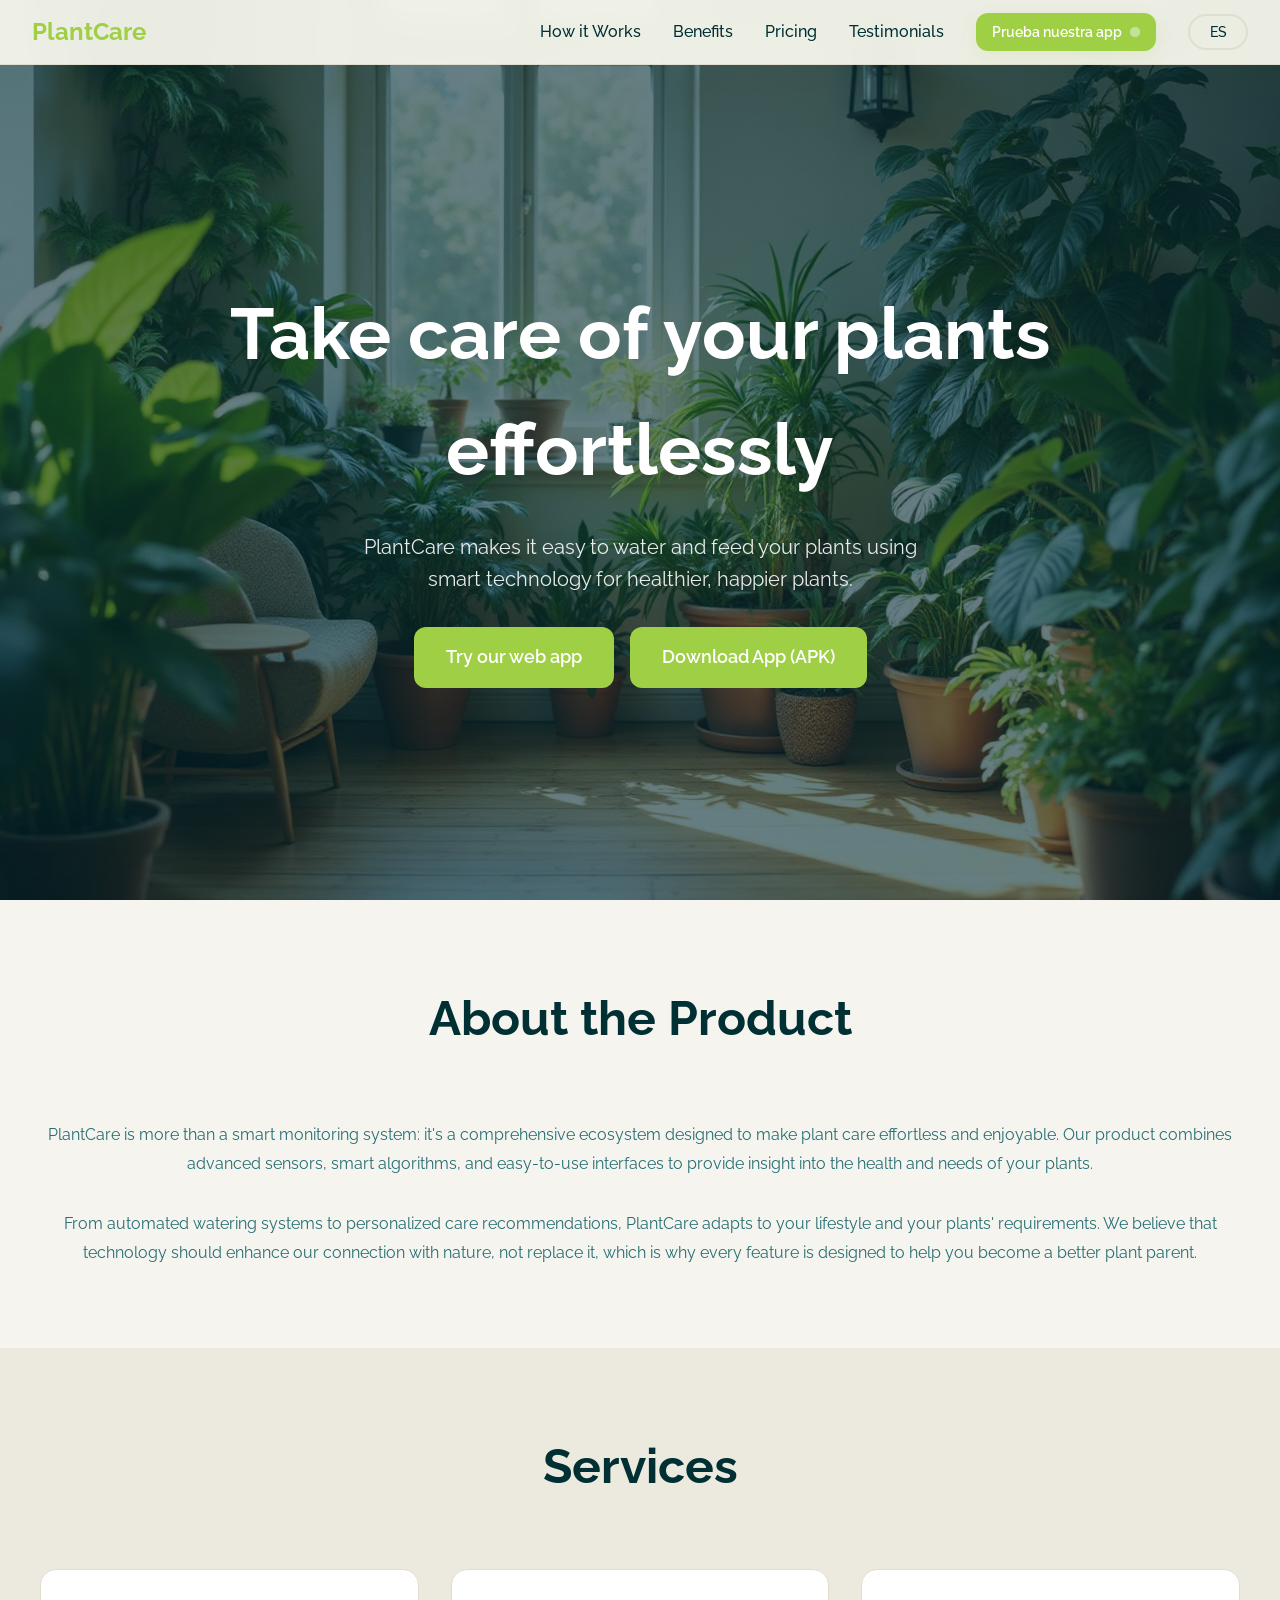
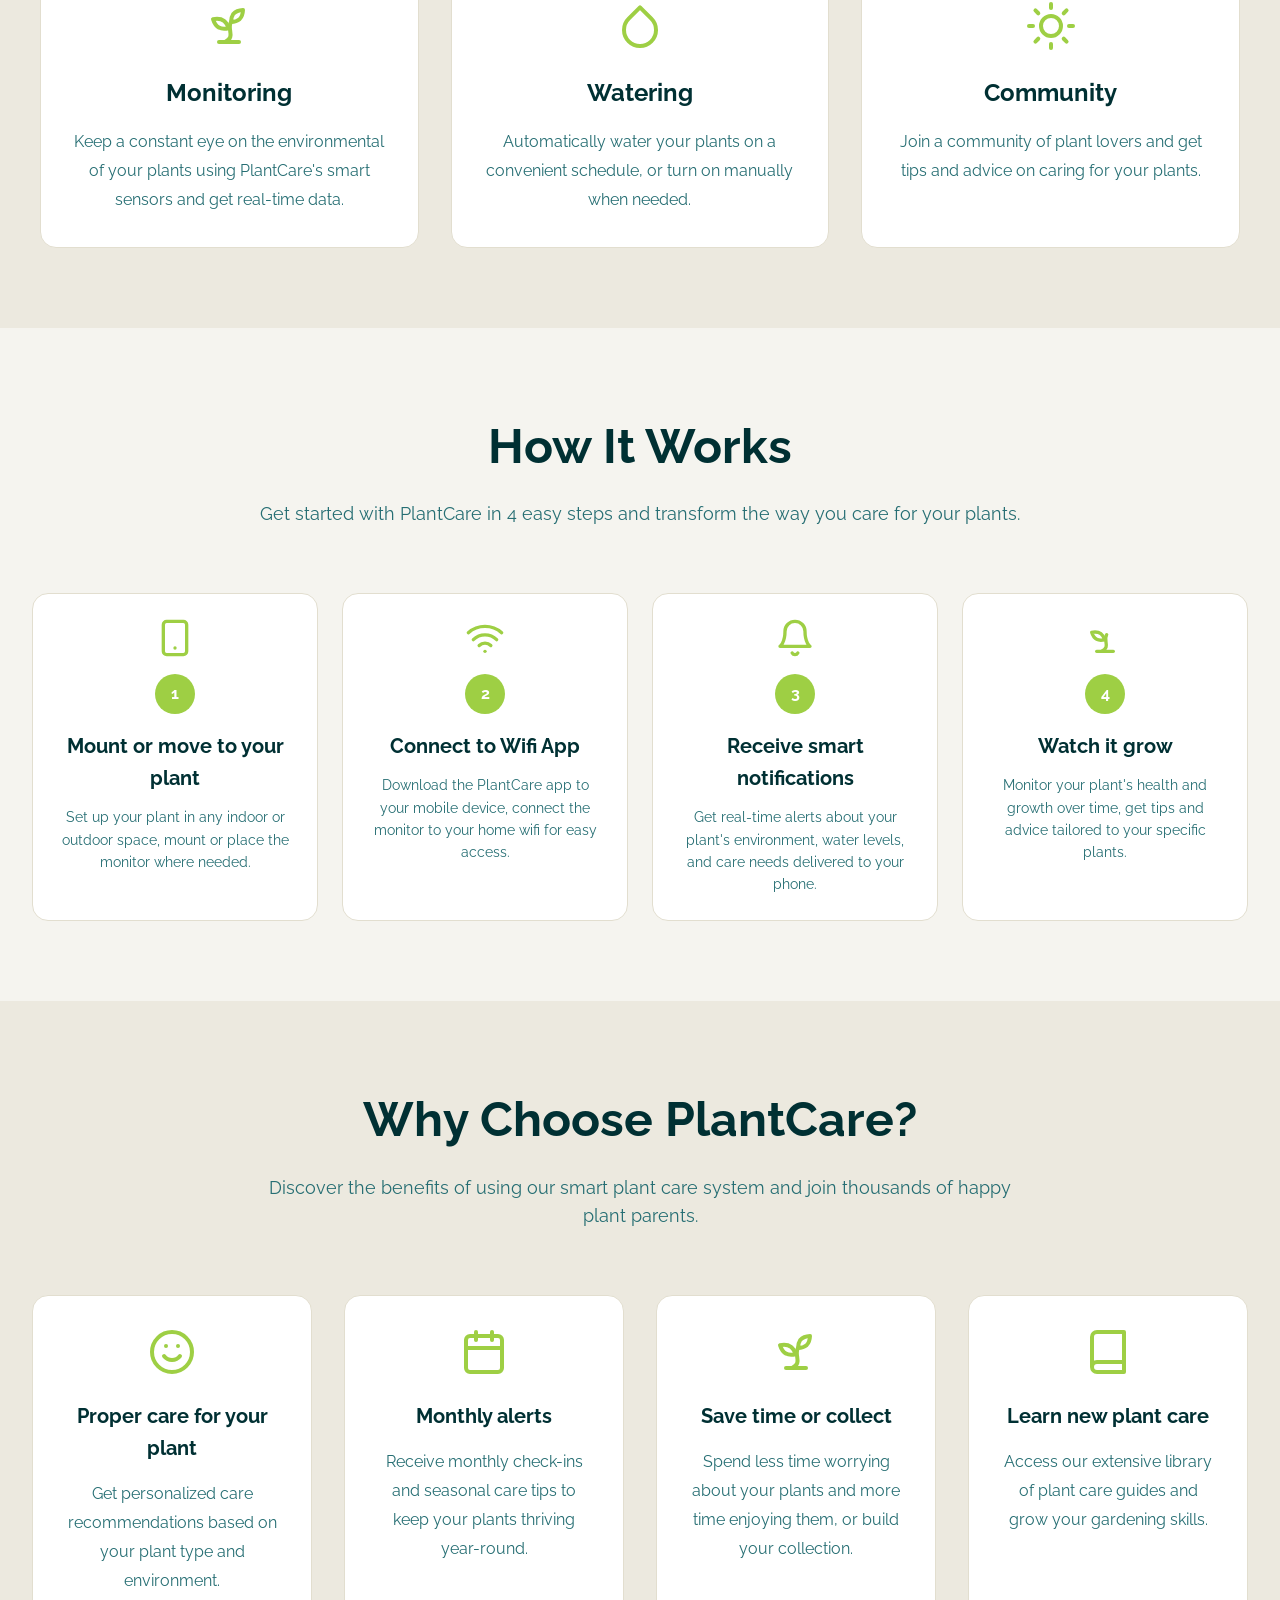
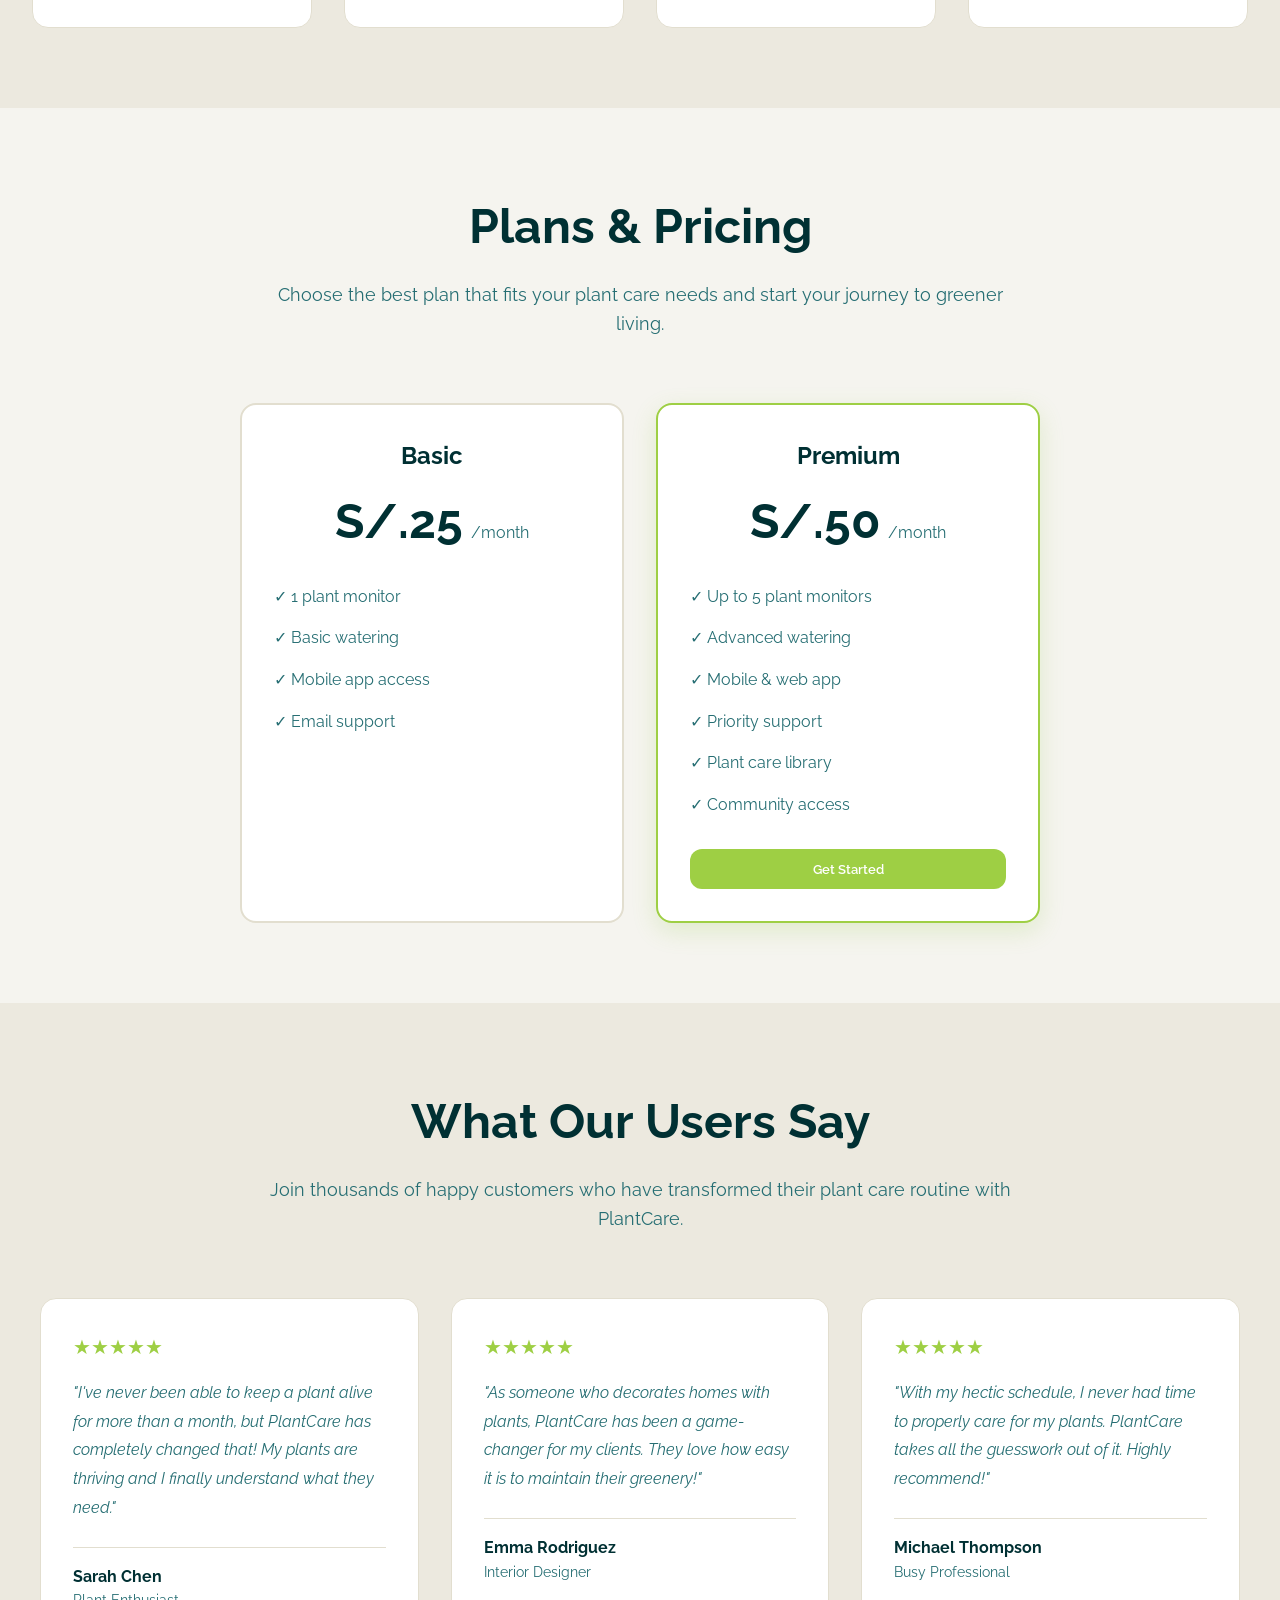
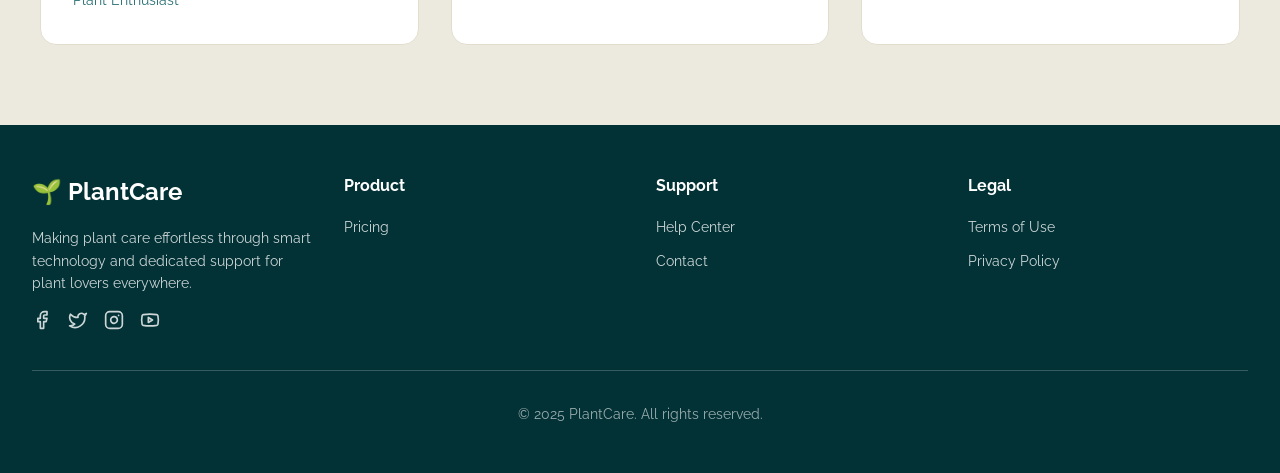
<file: index.html>
<!doctype html>
<html lang="en">
  <head>
    <meta charset="UTF-8" />
    <meta name="viewport" content="width=device-width, initial-scale=1.0" />
    <title>PlantCare - Take Care of Your Plants Effortlessly</title>
    <meta name="description" content="PlantCare makes it easy to water and feed your plants using smart technology for healthier, happier plants." />
    <meta name="author" content="PlantCare" />

    <meta property="og:title" content="PlantCare - Smart Plant Care Solution" />
    <meta property="og:description" content="Take care of your plants effortlessly with PlantCare's smart monitoring system" />
    <meta property="og:type" content="website" />
    <meta property="og:image" content="https://lovable.dev/opengraph-image-p98pqg.png" />

    <meta name="twitter:card" content="summary_large_image" />
    <meta name="twitter:site" content="@plantcare" />
    <meta name="twitter:image" content="https://lovable.dev/opengraph-image-p98pqg.png" />
    
    <link rel="preconnect" href="https://fonts.googleapis.com">
    <link rel="preconnect" href="https://fonts.gstatic.com" crossorigin>
    <link href="https://fonts.googleapis.com/css2?family=Raleway:wght@400;600;700&display=swap" rel="stylesheet">
    <link rel="stylesheet" href="assets/styles.css">
  </head>

  <body>
    <nav class="nav">
      <div class="container nav-container">
        <div class="nav-brand">
          <span class="logo">PlantCare</span>
        </div>

        <div class="nav-links" id="navLinks">
          <a href="#how-it-works" class="nav-link">How it Works</a>
          <a href="#benefits" class="nav-link">Benefits</a>
          <a href="#pricing" class="nav-link">Pricing</a>
          <a href="#testimonials" class="nav-link">Testimonials</a>
          <a
            href="https://plant-care-web.vercel.app"
            target="_blank"
            rel="noopener"
            class="btn btn-primary btn-sm nav-cta"
          >
            <span class="cta-label">Prueba nuestra app</span>
            <span class="cta-badge" aria-hidden="true"></span>
          </a>
          <button class="language-toggle" id="languageToggle" aria-label="Toggle language">
            <span class="language-text">ES</span>
          </button>
        </div>

        <button class="mobile-menu-btn" id="mobileMenuBtn" aria-label="Toggle menu">
          <span class="hamburger"></span>
        </button>
      </div>

      <div class="mobile-nav" id="mobileNav">
        <a href="#how-it-works" class="mobile-nav-link">How it Works</a>
        <a href="#benefits" class="mobile-nav-link">Benefits</a>
        <a href="#pricing" class="mobile-nav-link">Pricing</a>
        <a href="#testimonials" class="mobile-nav-link">Testimonials</a>
        <a
          href="https://plant-care-web.vercel.app"
          target="_blank"
          rel="noopener"
          class="btn btn-primary nav-cta mobile-cta"
        >
          <span class="cta-label">Prueba nuestra app</span>
          <span class="cta-badge" aria-hidden="true"></span>
        </a>
        <button class="language-toggle mobile-language-toggle" aria-label="Toggle language">
          <span class="language-text">ES</span>
        </button>
      </div>
    </nav>

    <section class="hero">
      <div class="hero-overlay"></div>
      <div class="container hero-content">
        <h1 class="hero-title fade-in">
          Take care of your plants<br />effortlessly
        </h1>
        <p class="hero-text fade-in">
          PlantCare makes it easy to water and feed your plants using<br class="desktop-break" />
          smart technology for healthier, happier plants.
        </p>
        <div class="hero-buttons fade-in">
          <a href="https://plant-care-web.vercel.app" target="_blank" rel="noopener" class="btn btn-primary btn-lg hero-cta">
            <span class="cta-label">Try our web app</span>
          </a>
          <a href="https://github.com/ASI0572-2520-3443-Grupo-2-IoTeam/FrontendMobile/releases/download/v.1.2/app-release.apk" target="_blank" rel="noopener" class="btn btn-primary btn-lg download-btn" download>
            <span class="cta-label">Download App (APK)</span>
          </a>
        </div>
      </div>
    </section>

    <section id="about" class="section about">
      <div class="container">
        <div class="section-header">
          <h2 class="section-title">About the Product</h2>
        </div>

        <!-- About the Product Section -->
        <div class="about-section">
          <div class="about-content">
            <p class="about-text">
              PlantCare is more than a smart monitoring system: it's a comprehensive ecosystem designed to make plant care effortless and enjoyable. Our product combines advanced sensors, smart algorithms, and easy-to-use interfaces to provide insight into the health and needs of your plants.
            </p>
            <p class="about-text">
              From automated watering systems to personalized care recommendations, PlantCare adapts to your lifestyle and your plants' requirements. We believe that technology should enhance our connection with nature, not replace it, which is why every feature is designed to help you become a better plant parent.
            </p>
          </div>
        </div>
      </div>
    </section>

    <section class="section services">
      <div class="container">
        <div class="section-header">
          <h2 class="section-title">Services</h2>
        </div>

        <div class="services-grid">
          <div class="service-card">
            <div class="service-icon">
              <svg xmlns="http://www.w3.org/2000/svg" width="48" height="48" viewBox="0 0 24 24" fill="none" stroke="currentColor" stroke-width="2" stroke-linecap="round" stroke-linejoin="round"><path d="M7 20h10"/><path d="M10 20c5.5-2.5.8-6.4 3-10"/><path d="M9.5 9.4c1.1.8 1.8 2.2 2.3 3.7-2 .4-3.5.4-4.8-.3-1.2-.6-2.3-1.9-3-4.2 2.8-.5 4.4 0 5.5.8z"/><path d="M14.1 6a7 7 0 0 0-1.1 4c1.9-.1 3.3-.6 4.3-1.4 1-1 1.6-2.3 1.7-4.6-2.7.1-4 1-4.9 2z"/></svg>
            </div>
            <h3 class="service-title">Monitoring</h3>
            <p class="service-text">
              Keep a constant eye on the environmental of your plants using PlantCare's smart sensors and get real-time data.
            </p>
          </div>

          <div class="service-card">
            <div class="service-icon">
              <svg xmlns="http://www.w3.org/2000/svg" width="48" height="48" viewBox="0 0 24 24" fill="none" stroke="currentColor" stroke-width="2" stroke-linecap="round" stroke-linejoin="round"><path d="M12 2.69l5.66 5.66a8 8 0 1 1-11.31 0z"/></svg>
            </div>
            <h3 class="service-title">Watering</h3>
            <p class="service-text">
              Automatically water your plants on a convenient schedule, or turn on manually when needed.
            </p>
          </div>

          <div class="service-card">
            <div class="service-icon">
              <svg xmlns="http://www.w3.org/2000/svg" width="48" height="48" viewBox="0 0 24 24" fill="none" stroke="currentColor" stroke-width="2" stroke-linecap="round" stroke-linejoin="round"><circle cx="12" cy="12" r="5"/><line x1="12" x2="12" y1="1" y2="3"/><line x1="12" x2="12" y1="21" y2="23"/><line x1="4.22" x2="5.64" y1="4.22" y2="5.64"/><line x1="18.36" x2="19.78" y1="18.36" y2="19.78"/><line x1="1" x2="3" y1="12" y2="12"/><line x1="21" x2="23" y1="12" y2="12"/><line x1="4.22" x2="5.64" y1="19.78" y2="18.36"/><line x1="18.36" x2="19.78" y1="5.64" y2="4.22"/></svg>
            </div>
            <h3 class="service-title">Community</h3>
            <p class="service-text">
              Join a community of plant lovers and get tips and advice on caring for your plants.
            </p>
          </div>
        </div>
      </div>
    </section>

    <section id="how-it-works" class="section how-it-works">
      <div class="container">
        <div class="section-header">
          <h2 class="section-title">How It Works</h2>
          <p class="section-subtitle">
            Get started with PlantCare in 4 easy steps and transform the way you care for your plants.
          </p>
        </div>

        <div class="steps-grid">
          <div class="step-card">
            <div class="step-icon">
              <svg xmlns="http://www.w3.org/2000/svg" width="40" height="40" viewBox="0 0 24 24" fill="none" stroke="currentColor" stroke-width="2" stroke-linecap="round" stroke-linejoin="round"><rect width="14" height="20" x="5" y="2" rx="2" ry="2"/><path d="M12 18h.01"/></svg>
            </div>
            <div class="step-number">1</div>
            <h3 class="step-title">Mount or move to your plant</h3>
            <p class="step-text">
              Set up your plant in any indoor or outdoor space, mount or place the monitor where needed.
            </p>
          </div>

          <div class="step-card">
            <div class="step-icon">
              <svg xmlns="http://www.w3.org/2000/svg" width="40" height="40" viewBox="0 0 24 24" fill="none" stroke="currentColor" stroke-width="2" stroke-linecap="round" stroke-linejoin="round"><path d="M5 13a10 10 0 0 1 14 0"/><path d="M8.5 16.5a5 5 0 0 1 7 0"/><path d="M2 8.82a15 15 0 0 1 20 0"/><line x1="12" x2="12.01" y1="20" y2="20"/></svg>
            </div>
            <div class="step-number">2</div>
            <h3 class="step-title">Connect to Wifi App</h3>
            <p class="step-text">
              Download the PlantCare app to your mobile device, connect the monitor to your home wifi for easy access.
            </p>
          </div>

          <div class="step-card">
            <div class="step-icon">
              <svg xmlns="http://www.w3.org/2000/svg" width="40" height="40" viewBox="0 0 24 24" fill="none" stroke="currentColor" stroke-width="2" stroke-linecap="round" stroke-linejoin="round"><path d="M6 8a6 6 0 0 1 12 0c0 7 3 9 3 9H3s3-2 3-9"/><path d="M10.3 21a1.94 1.94 0 0 0 3.4 0"/></svg>
            </div>
            <div class="step-number">3</div>
            <h3 class="step-title">Receive smart notifications</h3>
            <p class="step-text">
              Get real-time alerts about your plant's environment, water levels, and care needs delivered to your phone.
            </p>
          </div>

          <div class="step-card">
            <div class="step-icon">
              <svg xmlns="http://www.w3.org/2000/svg" width="40" height="40" viewBox="0 0 24 24" fill="none" stroke="currentColor" stroke-width="2" stroke-linecap="round" stroke-linejoin="round"><path d="M7 20h10"/><path d="M10 20c5.5-2.5.8-6.4 3-10"/><path d="M9.5 9.4c1.1.8 1.8 2.2 2.3 3.7-2 .4-3.5.4-4.8-.3-1.2-.6-2.3-1.9-3-4.2 2.8-.5 4.4 0 5.5.8z"/></svg>
            </div>
            <div class="step-number">4</div>
            <h3 class="step-title">Watch it grow</h3>
            <p class="step-text">
              Monitor your plant's health and growth over time, get tips and advice tailored to your specific plants.
            </p>
          </div>
        </div>
      </div>
    </section>

    <section id="benefits" class="section benefits">
      <div class="container">
        <div class="section-header">
          <h2 class="section-title">Why Choose PlantCare?</h2>
          <p class="section-subtitle">
            Discover the benefits of using our smart plant care system and join thousands of happy plant parents.
          </p>
        </div>

        <div class="benefits-grid">
          <div class="benefit-card">
            <div class="benefit-icon">
              <svg xmlns="http://www.w3.org/2000/svg" width="48" height="48" viewBox="0 0 24 24" fill="none" stroke="currentColor" stroke-width="2" stroke-linecap="round" stroke-linejoin="round"><circle cx="12" cy="12" r="10"/><path d="M8 14s1.5 2 4 2 4-2 4-2"/><line x1="9" x2="9.01" y1="9" y2="9"/><line x1="15" x2="15.01" y1="9" y2="9"/></svg>
            </div>
            <h3 class="benefit-title">Proper care for your plant</h3>
            <p class="benefit-text">
              Get personalized care recommendations based on your plant type and environment.
            </p>
          </div>

          <div class="benefit-card">
            <div class="benefit-icon">
              <svg xmlns="http://www.w3.org/2000/svg" width="48" height="48" viewBox="0 0 24 24" fill="none" stroke="currentColor" stroke-width="2" stroke-linecap="round" stroke-linejoin="round"><rect width="18" height="18" x="3" y="4" rx="2" ry="2"/><line x1="16" x2="16" y1="2" y2="6"/><line x1="8" x2="8" y1="2" y2="6"/><line x1="3" x2="21" y1="10" y2="10"/></svg>
            </div>
            <h3 class="benefit-title">Monthly alerts</h3>
            <p class="benefit-text">
              Receive monthly check-ins and seasonal care tips to keep your plants thriving year-round.
            </p>
          </div>

          <div class="benefit-card">
            <div class="benefit-icon">
              <svg xmlns="http://www.w3.org/2000/svg" width="48" height="48" viewBox="0 0 24 24" fill="none" stroke="currentColor" stroke-width="2" stroke-linecap="round" stroke-linejoin="round"><path d="M7 20h10"/><path d="M10 20c5.5-2.5.8-6.4 3-10"/><path d="M9.5 9.4c1.1.8 1.8 2.2 2.3 3.7-2 .4-3.5.4-4.8-.3-1.2-.6-2.3-1.9-3-4.2 2.8-.5 4.4 0 5.5.8z"/><path d="M14.1 6a7 7 0 0 0-1.1 4c1.9-.1 3.3-.6 4.3-1.4 1-1 1.6-2.3 1.7-4.6-2.7.1-4 1-4.9 2z"/></svg>
            </div>
            <h3 class="benefit-title">Save time or collect</h3>
            <p class="benefit-text">
              Spend less time worrying about your plants and more time enjoying them, or build your collection.
            </p>
          </div>

          <div class="benefit-card">
            <div class="benefit-icon">
              <svg xmlns="http://www.w3.org/2000/svg" width="48" height="48" viewBox="0 0 24 24" fill="none" stroke="currentColor" stroke-width="2" stroke-linecap="round" stroke-linejoin="round"><path d="M4 19.5v-15A2.5 2.5 0 0 1 6.5 2H20v20H6.5a2.5 2.5 0 0 1 0-5H20"/></svg>
            </div>
            <h3 class="benefit-title">Learn new plant care</h3>
            <p class="benefit-text">
              Access our extensive library of plant care guides and grow your gardening skills.
            </p>
          </div>
        </div>
      </div>
    </section>

    <section id="pricing" class="section pricing">
      <div class="container">
        <div class="section-header">
          <h2 class="section-title">Plans & Pricing</h2>
          <p class="section-subtitle">
            Choose the best plan that fits your plant care needs and start your journey to greener living.
          </p>
        </div>

        <div class="pricing-grid">
          <div class="pricing-card">
            <div class="pricing-header">
              <h3 class="pricing-name">Basic</h3>
              <div class="pricing-price">
                <span class="price-amount">S/.25</span>
                <span class="price-period">/month</span>
              </div>
            </div>
            <ul class="pricing-features">
              <li>✓ 1 plant monitor</li>
              <li>✓ Basic watering</li>
              <li>✓ Mobile app access</li>
              <li>✓ Email support</li>
            </ul>
            <button class="btn btn-outline pricing-btn">Get Started</button>
          </div>

          <div class="pricing-card pricing-card-featured">
            <div class="pricing-header">
              <h3 class="pricing-name">Premium</h3>
              <div class="pricing-price">
                <span class="price-amount">S/.50</span>
                <span class="price-period">/month</span>
              </div>
            </div>
            <ul class="pricing-features">
              <li>✓ Up to 5 plant monitors</li>
              <li>✓ Advanced watering</li>
              <li>✓ Mobile & web app</li>
              <li>✓ Priority support</li>
              <li>✓ Plant care library</li>
              <li>✓ Community access</li>
            </ul>
            <button class="btn btn-primary pricing-btn">Get Started</button>
          </div>
        </div>
      </div>
    </section>

    <section id="testimonials" class="section testimonials">
      <div class="container">
        <div class="section-header">
          <h2 class="section-title">What Our Users Say</h2>
          <p class="section-subtitle">
            Join thousands of happy customers who have transformed their plant care routine with PlantCare.
          </p>
        </div>

        <div class="testimonials-grid">
          <div class="testimonial-card">
            <div class="testimonial-rating">
              ★★★★★
            </div>
            <p class="testimonial-text">
              "I've never been able to keep a plant alive for more than a month, but PlantCare has completely changed that! My plants are thriving and I finally understand what they need."
            </p>
            <div class="testimonial-author">
              <h4 class="author-name">Sarah Chen</h4>
              <p class="author-role">Plant Enthusiast</p>
            </div>
          </div>

          <div class="testimonial-card">
            <div class="testimonial-rating">
              ★★★★★
            </div>
            <p class="testimonial-text">
              "As someone who decorates homes with plants, PlantCare has been a game-changer for my clients. They love how easy it is to maintain their greenery!"
            </p>
            <div class="testimonial-author">
              <h4 class="author-name">Emma Rodriguez</h4>
              <p class="author-role">Interior Designer</p>
            </div>
          </div>

          <div class="testimonial-card">
            <div class="testimonial-rating">
              ★★★★★
            </div>
            <p class="testimonial-text">
              "With my hectic schedule, I never had time to properly care for my plants. PlantCare takes all the guesswork out of it. Highly recommend!"
            </p>
            <div class="testimonial-author">
              <h4 class="author-name">Michael Thompson</h4>
              <p class="author-role">Busy Professional</p>
            </div>
          </div>
        </div>
      </div>
    </section>
  


    <!-- Footer -->
    <footer class="footer">
      <div class="container">
        <div class="footer-grid">
          <div class="footer-brand">
            <h3 class="footer-logo">🌱 PlantCare</h3>
            <p class="footer-description">
              Making plant care effortless through smart technology and dedicated support for plant lovers everywhere.
            </p>
            <div class="footer-social">
              <a href="#" aria-label="Facebook">
                <svg xmlns="http://www.w3.org/2000/svg" width="20" height="20" viewBox="0 0 24 24" fill="none" stroke="currentColor" stroke-width="2" stroke-linecap="round" stroke-linejoin="round"><path d="M18 2h-3a5 5 0 0 0-5 5v3H7v4h3v8h4v-8h3l1-4h-4V7a1 1 0 0 1 1-1h3z"/></svg>
              </a>
              <a href="#" aria-label="Twitter">
                <svg xmlns="http://www.w3.org/2000/svg" width="20" height="20" viewBox="0 0 24 24" fill="none" stroke="currentColor" stroke-width="2" stroke-linecap="round" stroke-linejoin="round"><path d="M22 4s-.7 2.1-2 3.4c1.6 10-9.4 17.3-18 11.6 2.2.1 4.4-.6 6-2C3 15.5.5 9.6 3 5c2.2 2.6 5.6 4.1 9 4-.9-4.2 4-6.6 7-3.8 1.1 0 3-1.2 3-1.2z"/></svg>
              </a>
              <a href="#" aria-label="Instagram">
                <svg xmlns="http://www.w3.org/2000/svg" width="20" height="20" viewBox="0 0 24 24" fill="none" stroke="currentColor" stroke-width="2" stroke-linecap="round" stroke-linejoin="round"><rect width="20" height="20" x="2" y="2" rx="5" ry="5"/><path d="M16 11.37A4 4 0 1 1 12.63 8 4 4 0 0 1 16 11.37z"/><line x1="17.5" x2="17.51" y1="6.5" y2="6.5"/></svg>
              </a>
              <a href="#" aria-label="YouTube">
                <svg xmlns="http://www.w3.org/2000/svg" width="20" height="20" viewBox="0 0 24 24" fill="none" stroke="currentColor" stroke-width="2" stroke-linecap="round" stroke-linejoin="round"><path d="M2.5 17a24.12 24.12 0 0 1 0-10 2 2 0 0 1 1.4-1.4 49.56 49.56 0 0 1 16.2 0A2 2 0 0 1 21.5 7a24.12 24.12 0 0 1 0 10 2 2 0 0 1-1.4 1.4 49.55 49.55 0 0 1-16.2 0A2 2 0 0 1 2.5 17"/><polygon points="10 15 15 12 10 9 10 15"/></svg>
              </a>
            </div>
          </div>

          <div class="footer-links">
            <h4 class="footer-heading">Product</h4>
            <ul>  
              <li><a href="#pricing">Pricing</a></li>
            </ul>
          </div>

          <div class="footer-links">
            <h4 class="footer-heading">Support</h4>
            <ul>
              <li><a href="#">Help Center</a></li>
              <li><a href="#">Contact</a></li>
            </ul>
          </div>

          <div class="footer-links">
            <h4 class="footer-heading">Legal</h4>
            <ul>
              <li><a href="terms.html">Terms of Use</a></li>
              <li><a href="#">Privacy Policy</a></li>
            </ul>
          </div>
        </div>

        <div class="footer-bottom">
          <p>© 2025 PlantCare. All rights reserved.</p>
        </div>
      </div>
    </footer>

    <script src="/assets/script.js"></script>
  </body>
</html>
</file>
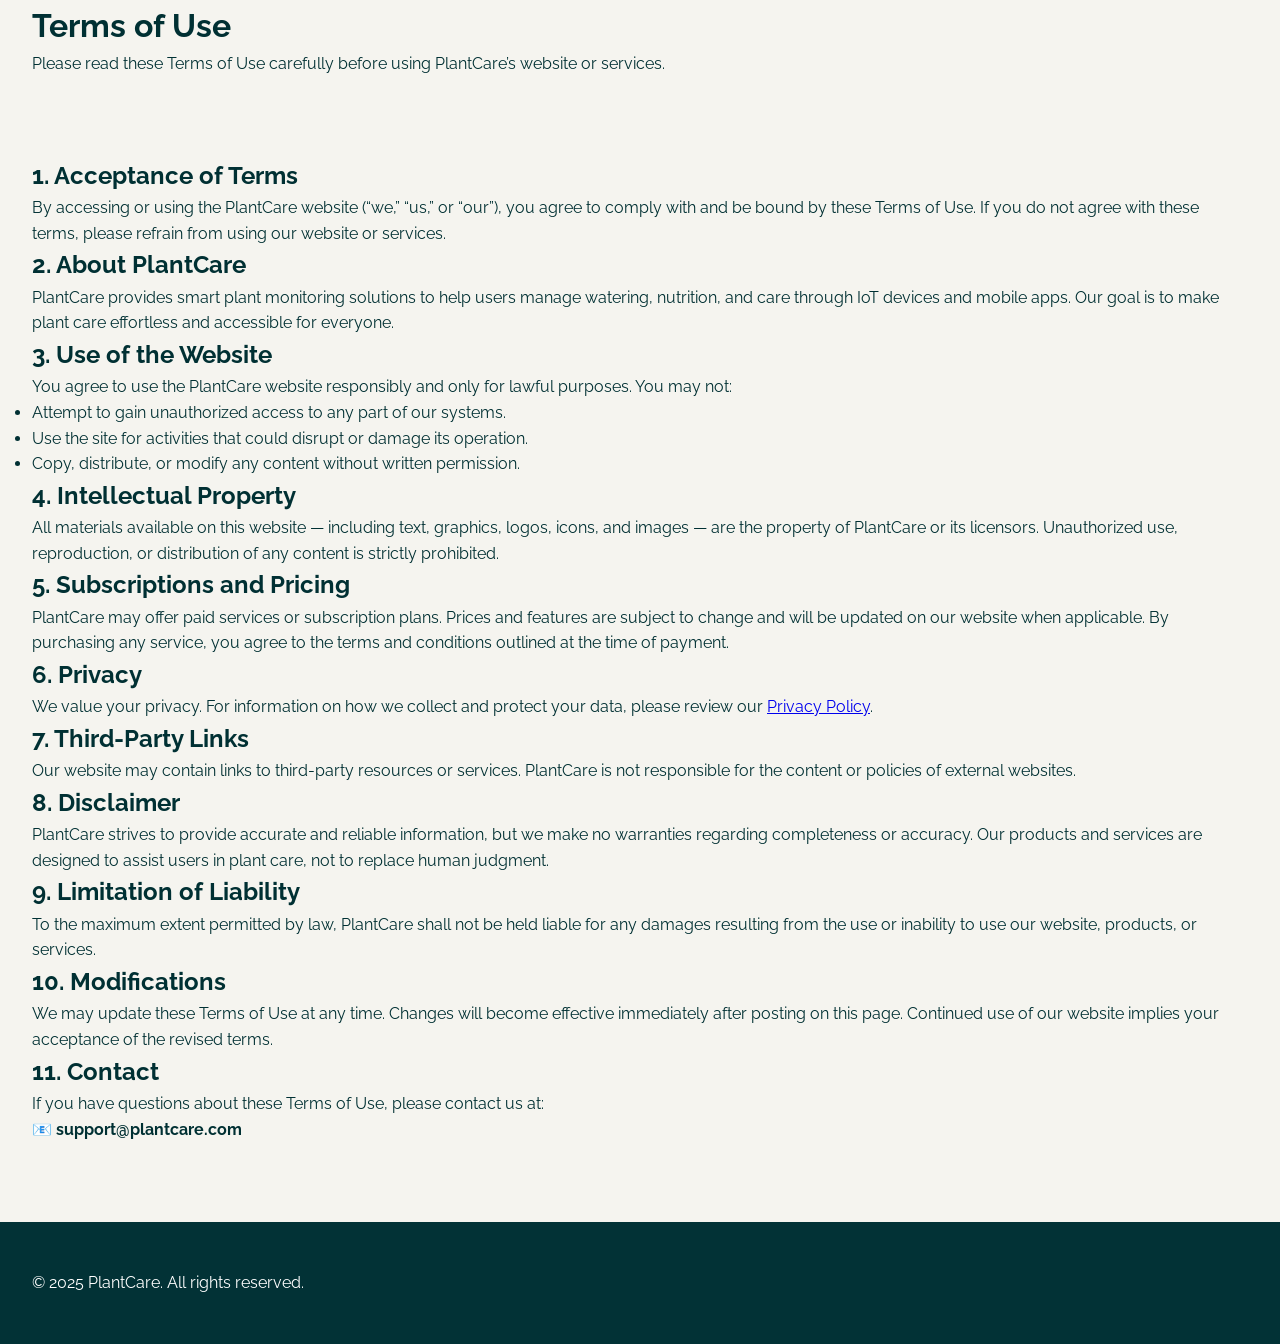
<file: terms.html>
<!DOCTYPE html>
<html lang="en">
  <head>
    <meta charset="UTF-8" />
    <meta name="viewport" content="width=device-width, initial-scale=1.0" />
    <title>Terms of Use | PlantCare</title>
    <meta name="description" content="Read the Terms of Use for PlantCare — our policies, rules, and guidelines for using our website and services." />
    <link rel="stylesheet" href="assets/styles.css" />
    <link rel="preconnect" href="https://fonts.googleapis.com">
    <link rel="preconnect" href="https://fonts.gstatic.com" crossorigin>
    <link href="https://fonts.googleapis.com/css2?family=Raleway:wght@400;600;700&display=swap" rel="stylesheet">
  </head>

  <body>
    <header class="legal-hero">
      <div class="container">
        <h1 class="legal-title">Terms of Use</h1>
        <p class="legal-subtitle">
          Please read these Terms of Use carefully before using PlantCare’s website or services.
        </p>
      </div>
    </header>

    <main class="legal-content section">
      <div class="container legal-container">
        <section class="legal-section">
          <h2>1. Acceptance of Terms</h2>
          <p>
            By accessing or using the PlantCare website (“we,” “us,” or “our”), you agree to comply with and be bound by these Terms of Use.
            If you do not agree with these terms, please refrain from using our website or services.
          </p>
        </section>

        <section class="legal-section">
          <h2>2. About PlantCare</h2>
          <p>
            PlantCare provides smart plant monitoring solutions to help users manage watering, nutrition, and care through IoT devices and mobile apps.
            Our goal is to make plant care effortless and accessible for everyone.
          </p>
        </section>

        <section class="legal-section">
          <h2>3. Use of the Website</h2>
          <p>
            You agree to use the PlantCare website responsibly and only for lawful purposes. You may not:
          </p>
          <ul>
            <li>Attempt to gain unauthorized access to any part of our systems.</li>
            <li>Use the site for activities that could disrupt or damage its operation.</li>
            <li>Copy, distribute, or modify any content without written permission.</li>
          </ul>
        </section>

        <section class="legal-section">
          <h2>4. Intellectual Property</h2>
          <p>
            All materials available on this website — including text, graphics, logos, icons, and images — are the property of PlantCare or its licensors.
            Unauthorized use, reproduction, or distribution of any content is strictly prohibited.
          </p>
        </section>

        <section class="legal-section">
          <h2>5. Subscriptions and Pricing</h2>
          <p>
            PlantCare may offer paid services or subscription plans. Prices and features are subject to change and will be updated on our website when applicable.
            By purchasing any service, you agree to the terms and conditions outlined at the time of payment.
          </p>
        </section>

        <section class="legal-section">
          <h2>6. Privacy</h2>
          <p>
            We value your privacy. For information on how we collect and protect your data, please review our
            <a href="privacy.html" class="legal-link">Privacy Policy</a>.
          </p>
        </section>

        <section class="legal-section">
          <h2>7. Third-Party Links</h2>
          <p>
            Our website may contain links to third-party resources or services. PlantCare is not responsible for the content or policies of external websites.
          </p>
        </section>

        <section class="legal-section">
          <h2>8. Disclaimer</h2>
          <p>
            PlantCare strives to provide accurate and reliable information, but we make no warranties regarding completeness or accuracy.
            Our products and services are designed to assist users in plant care, not to replace human judgment.
          </p>
        </section>

        <section class="legal-section">
          <h2>9. Limitation of Liability</h2>
          <p>
            To the maximum extent permitted by law, PlantCare shall not be held liable for any damages resulting from the use or inability to use our website, products, or services.
          </p>
        </section>

        <section class="legal-section">
          <h2>10. Modifications</h2>
          <p>
            We may update these Terms of Use at any time. Changes will become effective immediately after posting on this page.
            Continued use of our website implies your acceptance of the revised terms.
          </p>
        </section>

        <section class="legal-section">
          <h2>11. Contact</h2>
          <p>
            If you have questions about these Terms of Use, please contact us at:
            <br />
            📧 <strong>support@plantcare.com</strong>
          </p>
        </section>
      </div>
    </main>

    <footer class="footer">
      <div class="container">
        <p>© 2025 PlantCare. All rights reserved.</p>
      </div>
    </footer>
  </body>
</html>
</file>
<file: assets/styles.css>
/* Reset & Base Styles */
* {
  margin: 0;
  padding: 0;
  box-sizing: border-box;
}

:root {
  --background: hsl(48, 25%, 95%);
  --foreground: hsl(184, 100%, 10%);
  --primary: hsl(81, 59%, 54%);
  --primary-foreground: hsl(0, 0%, 100%);
  --secondary: hsl(140, 22%, 63%);
  --accent: hsl(184, 92%, 11%);
  --accent-foreground: hsl(0, 0%, 100%);
  --muted: hsl(48, 25%, 90%);
  --muted-foreground: hsl(184, 50%, 30%);
  --border: hsl(48, 25%, 85%);
  --card: hsl(0, 0%, 100%);
  --card-foreground: hsl(184, 100%, 10%);
}

body {
  font-family: 'Raleway', sans-serif;
  background-color: var(--background);
  color: var(--foreground);
  line-height: 1.6;
  overflow-x: hidden;
}

.container {
  max-width: 1400px;
  margin: 0 auto;
  padding: 0 2rem;
}

/* Animations */
@keyframes fadeIn {
  from {
    opacity: 0;
    transform: translateY(20px);
  }
  to {
    opacity: 1;
    transform: translateY(0);
  }
}

@keyframes slideDown {
  from {
    opacity: 0;
    max-height: 0;
  }
  to {
    opacity: 1;
    max-height: 500px;
  }
}

.fade-in {
  animation: fadeIn 0.8s ease-out forwards;
}

.fade-in:nth-child(2) {
  animation-delay: 0.2s;
}

.fade-in:nth-child(3) {
  animation-delay: 0.4s;
}

/* Navigation */
.nav {
  position: fixed;
  top: 0;
  left: 0;
  right: 0;
  z-index: 1000;
  background-color: rgba(247, 247, 237, 0.95);
  backdrop-filter: blur(10px);
  border-bottom: 1px solid var(--border);
  transition: all 0.3s ease;
}

.nav-container {
  display: flex;
  align-items: center;
  justify-content: space-between;
  height: 4rem;
}

.logo {
  font-size: 1.5rem;
  font-weight: 700;
  color: var(--primary);
}

.nav-links {
  display: none;
  align-items: center;
  gap: 2rem;
}

.nav-link {
  color: var(--foreground);
  text-decoration: none;
  font-weight: 500;
  transition: color 0.3s ease;
}

.nav-link:hover {
  color: var(--primary);
}

.mobile-menu-btn {
  display: flex;
  flex-direction: column;
  justify-content: center;
  align-items: center;
  width: 2rem;
  height: 2rem;
  background: none;
  border: none;
  cursor: pointer;
}

.hamburger {
  width: 24px;
  height: 2px;
  background-color: var(--foreground);
  position: relative;
  transition: all 0.3s ease;
}

.hamburger::before,
.hamburger::after {
  content: '';
  position: absolute;
  width: 24px;
  height: 2px;
  background-color: var(--foreground);
  transition: all 0.3s ease;
}

.hamburger::before {
  top: -8px;
}

.hamburger::after {
  top: 8px;
}

.mobile-menu-btn.active .hamburger {
  background-color: transparent;
}

.mobile-menu-btn.active .hamburger::before {
  top: 0;
  transform: rotate(45deg);
}

.mobile-menu-btn.active .hamburger::after {
  top: 0;
  transform: rotate(-45deg);
}

.mobile-nav {
  display: none;
  flex-direction: column;
  gap: 1rem;
  padding: 1rem 0;
  animation: slideDown 0.3s ease-out;
}

.mobile-nav.active {
  display: flex;
}

.mobile-nav-link {
  color: var(--foreground);
  text-decoration: none;
  font-weight: 500;
  transition: color 0.3s ease;
}

.mobile-nav-link:hover {
  color: var(--primary);
}

/* Language Toggle Button */
.language-toggle {
  background: none;
  border: 2px solid var(--border);
  border-radius: 50px;
  padding: 0.5rem 1rem;
  cursor: pointer;
  transition: all 0.3s ease;
  font-family: 'Raleway', sans-serif;
  font-weight: 500;
  display: flex;
  align-items: center;
  justify-content: center;
  min-width: 60px;
}

.language-toggle:hover {
  background-color: var(--primary);
  border-color: var(--primary);
  color: white;
  transform: translateY(-2px);
}

.language-text {
  font-size: 0.875rem;
  color: var(--foreground);
  transition: color 0.3s ease;
}

.language-toggle:hover .language-text {
  color: white;
}

.mobile-language-toggle {
  width: 100%;
  margin-top: 0.5rem;
  justify-content: center;
}

.mobile-language-toggle .language-text {
  font-size: 1rem;
}

@media (min-width: 768px) {
  .nav-links {
    display: flex;
  }
  
  .mobile-menu-btn {
    display: none;
  }
  
  .mobile-nav {
    display: none !important;
  }
}

/* Buttons */
.btn {
  font-family: 'Raleway', sans-serif;
  font-weight: 600;
  padding: 0.75rem 2rem;
  border: none;
  border-radius: 0.75rem;
  cursor: pointer;
  transition: all 0.3s ease;
  text-decoration: none;
  display: inline-block;
}

.btn-primary {
  background-color: var(--primary);
  color: var(--primary-foreground);
}

.btn-primary:hover {
  opacity: 0.9;
  transform: translateY(-2px);
  box-shadow: 0 4px 12px rgba(138, 199, 61, 0.3);
}

.btn-outline {
  background-color: rgba(255, 255, 255, 0.1);
  color: white;
  border: 2px solid rgba(255, 255, 255, 0.3);
}

.btn-outline:hover {
  background-color: rgba(255, 255, 255, 0.2);
  border-color: rgba(255, 255, 255, 0.5);
}

.btn-lg {
  padding: 1rem 2rem;
  font-size: 1.125rem;
}

.btn-sm {
  padding: 0.5rem 1.5rem;
  font-size: 0.875rem;
}

/* Dynamic CTA for nav */
.nav-cta {
  position: relative;
  display: inline-flex;
  align-items: center;
  gap: 0.5rem;
  padding-right: 1rem;
  padding-left: 1rem;
  border-radius: 0.75rem;
  box-shadow: 0 6px 18px rgba(138, 199, 61, 0.12);
  transition: transform 0.18s ease, box-shadow 0.18s ease;
}

.nav-cta:hover {
  transform: translateY(-3px);
  box-shadow: 0 12px 30px rgba(138, 199, 61, 0.18);
}

.nav-cta .cta-badge {
  width: 10px;
  height: 10px;
  border-radius: 50%;
  background: rgba(255, 255, 255, 0.95);
  box-shadow: 0 0 0 rgba(255, 255, 255, 0.3);
  position: relative;
}

.nav-cta .cta-badge::after {
  content: '';
  position: absolute;
  inset: 0;
  border-radius: 50%;
  background: rgba(138, 199, 61, 0.5);
  animation: ctaPulse 1.6s infinite;
}

@keyframes ctaPulse {
  0% { transform: scale(0.8); opacity: 0.9; }
  50% { transform: scale(1.6); opacity: 0; }
  100% { transform: scale(0.8); opacity: 0; }
}

/* Hero Section */
.hero {
  position: relative;
  min-height: 100vh;
  display: flex;
  align-items: center;
  justify-content: center;
  padding-top: 4rem;
  background-image: url('images/about-hero.jpg');
  background-size: cover;
  background-position: center;
}

.hero-overlay {
  position: absolute;
  inset: 0;
  background: linear-gradient(rgba(0, 41, 51, 0.6), rgba(0, 41, 51, 0.6));
}

.hero-content {
  position: relative;
  z-index: 10;
  text-align: center;
}

.hero-title {
  font-size: 2.5rem;
  font-weight: 700;
  color: white;
  margin-bottom: 1.5rem;
  opacity: 0;
}

.hero-text {
  font-size: 1.125rem;
  color: rgba(255, 255, 255, 0.9);
  margin-bottom: 2rem;
  max-width: 48rem;
  margin-left: auto;
  margin-right: auto;
  opacity: 0;
}

.hero-buttons {
  display: flex;
  flex-direction: column;
  gap: 1rem;
  justify-content: center;
  opacity: 0;
}

.desktop-break {
  display: none;
}

@media (min-width: 768px) {
  .hero-title {
    font-size: 4rem;
  }
  
  .hero-text {
    font-size: 1.25rem;
  }
  
  .hero-buttons {
    flex-direction: row;
  }
  
  .desktop-break {
    display: block;
  }
}

@media (min-width: 1024px) {
  .hero-title {
    font-size: 4.5rem;
  }
}

/* Section Styles */
.section {
  padding: 5rem 0;
}

.section-header {
  text-align: center;
  margin-bottom: 4rem;
}

.section-title {
  font-size: 2.5rem;
  font-weight: 700;
  color: var(--foreground);
  margin-bottom: 1rem;
}

.title-underline {
  width: 6rem;
  height: 4px;
  background-color: var(--primary);
  margin: 0 auto;
}

.section-subtitle {
  font-size: 1.125rem;
  color: var(--muted-foreground);
  max-width: 48rem;
  margin: 0 auto;
}

@media (min-width: 768px) {
  .section-title {
    font-size: 3rem;
  }
}

/* About Section */
.about {
  background-color: var(--background);
}

.about-grid {
  display: grid;
  gap: 3rem;
  align-items: center;
  max-width: 75rem;
  margin: 0 auto;
}

.about-content {
  display: flex;
  flex-direction: column;
  gap: 2rem;
}

.about-subtitle {
  font-size: 1.5rem;
  font-weight: 700;
  color: var(--foreground);
  margin-bottom: 1rem;
}

.about-text {
  color: var(--muted-foreground);
  line-height: 1.8;
}

.about-tags {
  display: flex;
  gap: 1rem;
  font-size: 0.875rem;
  color: var(--muted-foreground);
  flex-wrap: wrap;
}

.about-image-wrapper {
  position: relative;
}

.about-image {
  width: 100%;
  height: auto;
  border-radius: 1rem;
  box-shadow: 0 20px 50px rgba(0, 0, 0, 0.15);
}

/* About Section Subsections */
.about-section {
  max-width: 75rem;
  margin: 0 auto 4rem;
  text-align: center;
}

.about-section:last-child {
  margin-bottom: 0;
}

.about-section-title {
  font-size: 2rem;
  font-weight: 700;
  color: var(--foreground);
  margin-bottom: 2rem;
  text-align: center;
}

.about-video {
  margin-top: 3rem;
  text-align: center;
}

.video-title {
  font-size: 1.5rem;
  font-weight: 600;
  color: var(--foreground);
  margin-bottom: 1.5rem;
}

.video-wrapper {
  max-width: 560px;
  margin: 0 auto;
  border-radius: 1rem;
  overflow: hidden;
  box-shadow: 0 10px 30px rgba(0, 0, 0, 0.1);
}

.video-wrapper iframe {
  width: 100%;
  height: 315px;
  border: none;
}

@media (min-width: 768px) {
  .about-grid {
    grid-template-columns: 1fr 1fr;
  }
  
  .about-section-title {
    font-size: 2.5rem;
  }
  
  .video-title {
    font-size: 1.75rem;
  }
}

/* Services Section */
.services {
  background-color: var(--muted);
}

.services-grid {
  display: grid;
  gap: 2rem;
  max-width: 75rem;
  margin: 0 auto;
}

.service-card {
  padding: 2rem;
  text-align: center;
  background-color: var(--card);
  border-radius: 1rem;
  border: 1px solid var(--border);
  transition: all 0.3s ease;
}

.service-card:hover {
  box-shadow: 0 10px 30px rgba(0, 0, 0, 0.1);
  transform: translateY(-4px);
}

.service-icon {
  color: var(--primary);
  display: flex;
  justify-content: center;
  margin-bottom: 1.5rem;
}

.service-title {
  font-size: 1.5rem;
  font-weight: 700;
  color: var(--foreground);
  margin-bottom: 1rem;
}

.service-text {
  color: var(--muted-foreground);
  line-height: 1.8;
}

@media (min-width: 768px) {
  .services-grid {
    grid-template-columns: repeat(3, 1fr);
  }
}

/* How It Works Section */
.how-it-works {
  background-color: var(--background);
}

.steps-grid {
  display: grid;
  gap: 1.5rem;
  max-width: 87.5rem;
  margin: 0 auto;
}

.step-card {
  padding: 1.5rem;
  text-align: center;
  background-color: var(--card);
  border-radius: 1rem;
  border: 1px solid var(--border);
  transition: all 0.3s ease;
}

.step-card:hover {
  box-shadow: 0 8px 24px rgba(0, 0, 0, 0.08);
}

.step-icon {
  color: var(--primary);
  display: flex;
  justify-content: center;
  margin-bottom: 1rem;
}

.step-number {
  width: 2.5rem;
  height: 2.5rem;
  background-color: var(--primary);
  color: white;
  border-radius: 50%;
  display: flex;
  align-items: center;
  justify-content: center;
  margin: 0 auto 1rem;
  font-weight: 700;
}

.step-title {
  font-size: 1.25rem;
  font-weight: 700;
  color: var(--foreground);
  margin-bottom: 0.75rem;
}

.step-text {
  color: var(--muted-foreground);
  font-size: 0.875rem;
  line-height: 1.6;
}

@media (min-width: 768px) {
  .steps-grid {
    grid-template-columns: repeat(2, 1fr);
  }
}

@media (min-width: 1024px) {
  .steps-grid {
    grid-template-columns: repeat(4, 1fr);
  }
}

/* Benefits Section */
.benefits {
  background-color: var(--muted);
}

.benefits-grid {
  display: grid;
  gap: 2rem;
  max-width: 87.5rem;
  margin: 0 auto;
}

.benefit-card {
  padding: 2rem;
  text-align: center;
  background-color: var(--card);
  border-radius: 1rem;
  border: 1px solid var(--border);
  transition: all 0.3s ease;
}

.benefit-card:hover {
  box-shadow: 0 10px 30px rgba(0, 0, 0, 0.1);
  transform: translateY(-4px);
}

.benefit-icon {
  color: var(--primary);
  display: flex;
  justify-content: center;
  margin-bottom: 1.5rem;
}

.benefit-title {
  font-size: 1.25rem;
  font-weight: 700;
  color: var(--foreground);
  margin-bottom: 1rem;
}

.benefit-text {
  color: var(--muted-foreground);
  line-height: 1.8;
}

@media (min-width: 768px) {
  .benefits-grid {
    grid-template-columns: repeat(2, 1fr);
  }
}

@media (min-width: 1024px) {
  .benefits-grid {
    grid-template-columns: repeat(4, 1fr);
  }
}

/* Pricing Section */
.pricing {
  background-color: var(--background);
}

.pricing-grid {
  display: grid;
  gap: 2rem;
  max-width: 60rem;
  margin: 0 auto;
  justify-content: center;
}

.pricing-card {
  padding: 2rem;
  background-color: var(--card);
  border: 2px solid var(--border);
  border-radius: 1rem;
  transition: all 0.3s ease;
}

.pricing-card:hover {
  box-shadow: 0 10px 30px rgba(0, 0, 0, 0.1);
  transform: translateY(-4px);
}

.pricing-card-featured {
  border-color: var(--primary);
  transform: scale(1.05);
  box-shadow: 0 8px 24px rgba(138, 199, 61, 0.2);
}

.pricing-header {
  text-align: center;
  margin-bottom: 1.5rem;
}

.pricing-name {
  font-size: 1.5rem;
  font-weight: 700;
  color: var(--foreground);
  margin-bottom: 0.5rem;
}

.pricing-price {
  display: flex;
  align-items: baseline;
  justify-content: center;
}

.price-amount {
  font-size: 3rem;
  font-weight: 700;
  color: var(--foreground);
}

.price-period {
  color: var(--muted-foreground);
  margin-left: 0.5rem;
}

.pricing-features {
  list-style: none;
  margin-bottom: 2rem;
}

.pricing-features li {
  color: var(--muted-foreground);
  margin-bottom: 1rem;
  display: flex;
  align-items: flex-start;
  gap: 0.75rem;
}

.pricing-btn {
  width: 100%;
}

@media (min-width: 768px) {
  .pricing-grid {
    grid-template-columns: repeat(2, 1fr);
    max-width: 50rem;
  }
}

/* Testimonials Section */
.testimonials {
  background-color: var(--muted);
}

.testimonials-grid {
  display: grid;
  gap: 2rem;
  max-width: 75rem;
  margin: 0 auto;
}

.testimonial-card {
  padding: 2rem;
  background-color: var(--card);
  border-radius: 1rem;
  border: 1px solid var(--border);
  transition: all 0.3s ease;
}

.testimonial-card:hover {
  box-shadow: 0 10px 30px rgba(0, 0, 0, 0.1);
}

.testimonial-rating {
  color: var(--primary);
  margin-bottom: 1rem;
  font-size: 1.25rem;
}

.testimonial-text {
  color: var(--muted-foreground);
  margin-bottom: 1.5rem;
  line-height: 1.8;
  font-style: italic;
}

.testimonial-author {
  border-top: 1px solid var(--border);
  padding-top: 1rem;
}

.author-name {
  font-weight: 700;
  color: var(--foreground);
}

.author-role {
  font-size: 0.875rem;
  color: var(--muted-foreground);
}

@media (min-width: 768px) {
  .testimonials-grid {
    grid-template-columns: repeat(3, 1fr);
  }
}
/* Team Section */
.team-grid {
  display: grid;
  grid-template-columns: repeat(auto-fit, minmax(220px, 1fr));
  gap: 2rem;
  margin-top: 2rem;
  text-align: center;
}

.team-member {
  background: #fff;
  border-radius: 12px;
  box-shadow: 0 4px 10px rgba(0,0,0,0.08);
  padding: 1.5rem;
  transition: transform 0.3s ease;
}

.team-member:hover {
  transform: translateY(-5px);
}

.team-photo {
  width: 120px;
  height: 120px;
  object-fit: cover;
  border-radius: 50%;
  margin-bottom: 1rem;
}

.team-name {
  font-weight: 600;
  margin-bottom: 0.3rem;
}

.team-role {
  font-size: 0.9rem;
  color: #666;
}

/* Videos Section */
.videos-grid {
  display: grid;
  grid-template-columns: repeat(auto-fit, minmax(320px, 1fr));
  gap: 2rem;
  margin-top: 2rem;
}

.video-card {
  text-align: center;
}

.video-title {
  margin-bottom: 1rem;
  font-weight: 600;
}

.video-wrapper iframe {
  width: 100%;
  border-radius: 12px;
  aspect-ratio: 16 / 9;
}

/* Newsletter Section */
.newsletter {
  padding: 5rem 0;
  background-color: var(--accent);
  color: white;
}

.newsletter-container {
  max-width: 64rem;
  text-align: center;
}

.newsletter-icon {
  font-size: 4rem;
  margin-bottom: 1.5rem;
}

.newsletter-title {
  font-size: 2rem;
  font-weight: 700;
  margin-bottom: 1.5rem;
}

.newsletter-text {
  font-size: 1.125rem;
  margin-bottom: 2rem;
  color: rgba(255, 255, 255, 0.9);
}

.newsletter-form {
  display: flex;
  flex-direction: column;
  gap: 1rem;
  max-width: 36rem;
  margin: 0 auto 2rem;
}

.newsletter-input {
  padding: 1rem;
  border-radius: 0.75rem;
  border: 1px solid rgba(255, 255, 255, 0.3);
  background-color: rgba(255, 255, 255, 0.1);
  color: white;
  font-family: 'Raleway', sans-serif;
  font-size: 1rem;
}

.newsletter-input::placeholder {
  color: rgba(255, 255, 255, 0.6);
}

.newsletter-input:focus {
  outline: none;
  border-color: white;
}

.newsletter-benefits {
  display: flex;
  flex-wrap: wrap;
  justify-content: center;
  gap: 1.5rem;
  font-size: 0.875rem;
  color: rgba(255, 255, 255, 0.8);
}

@media (min-width: 640px) {
  .newsletter-form {
    flex-direction: row;
  }
  
  .newsletter-input {
    flex: 1;
  }
}

@media (min-width: 768px) {
  .newsletter-title {
    font-size: 3rem;
  }
  
  .newsletter-text {
    font-size: 1.25rem;
  }
}

/* Footer */
.footer {
  background-color: var(--accent);
  color: white;
  padding: 3rem 0;
}

.footer-grid {
  display: grid;
  gap: 2rem;
  margin-bottom: 2rem;
}

.footer-logo {
  font-size: 1.5rem;
  font-weight: 700;
  margin-bottom: 1rem;
}

.footer-description {
  color: rgba(255, 255, 255, 0.8);
  font-size: 0.875rem;
  margin-bottom: 1rem;
}

.footer-social {
  display: flex;
  gap: 1rem;
}

.footer-social a {
  color: rgba(255, 255, 255, 0.8);
  transition: color 0.3s ease;
}

.footer-social a:hover {
  color: var(--primary);
}

.footer-heading {
  font-weight: 700;
  margin-bottom: 1rem;
}

.footer-links ul {
  list-style: none;
}

.footer-links li {
  margin-bottom: 0.5rem;
}

.footer-links a {
  color: rgba(255, 255, 255, 0.8);
  text-decoration: none;
  font-size: 0.875rem;
  transition: color 0.3s ease;
}

.footer-links a:hover {
  color: white;
}

.footer-bottom {
  border-top: 1px solid rgba(255, 255, 255, 0.2);
  padding-top: 2rem;
  text-align: center;
}

.footer-bottom p {
  color: rgba(255, 255, 255, 0.6);
  font-size: 0.875rem;
}

@media (min-width: 768px) {
  .footer-grid {
    grid-template-columns: repeat(4, 1fr);
  }
}

/* Scroll animations */
.scroll-animate {
  opacity: 0;
  transform: translateY(30px);
  transition: opacity 0.6s ease, transform 0.6s ease;
}

.scroll-animate.visible {
  opacity: 1;
  transform: translateY(0);
}
</file>
